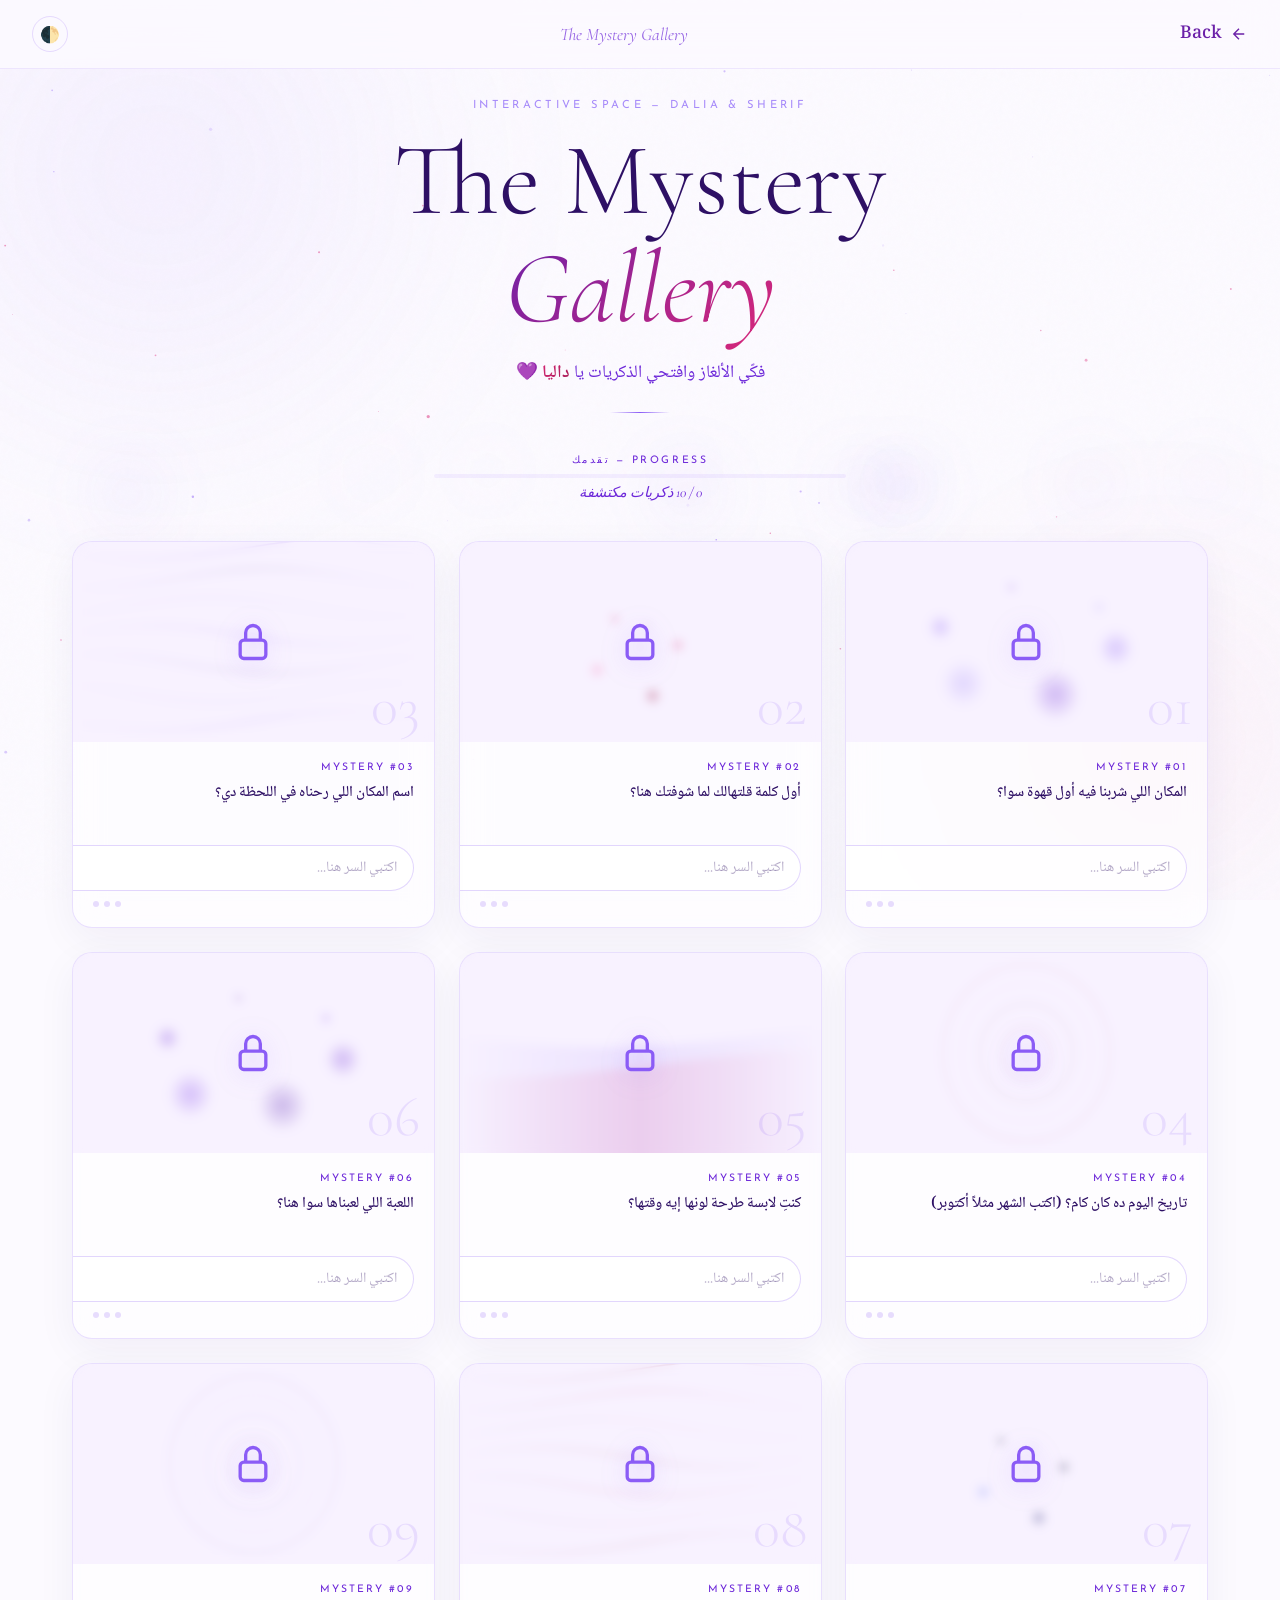
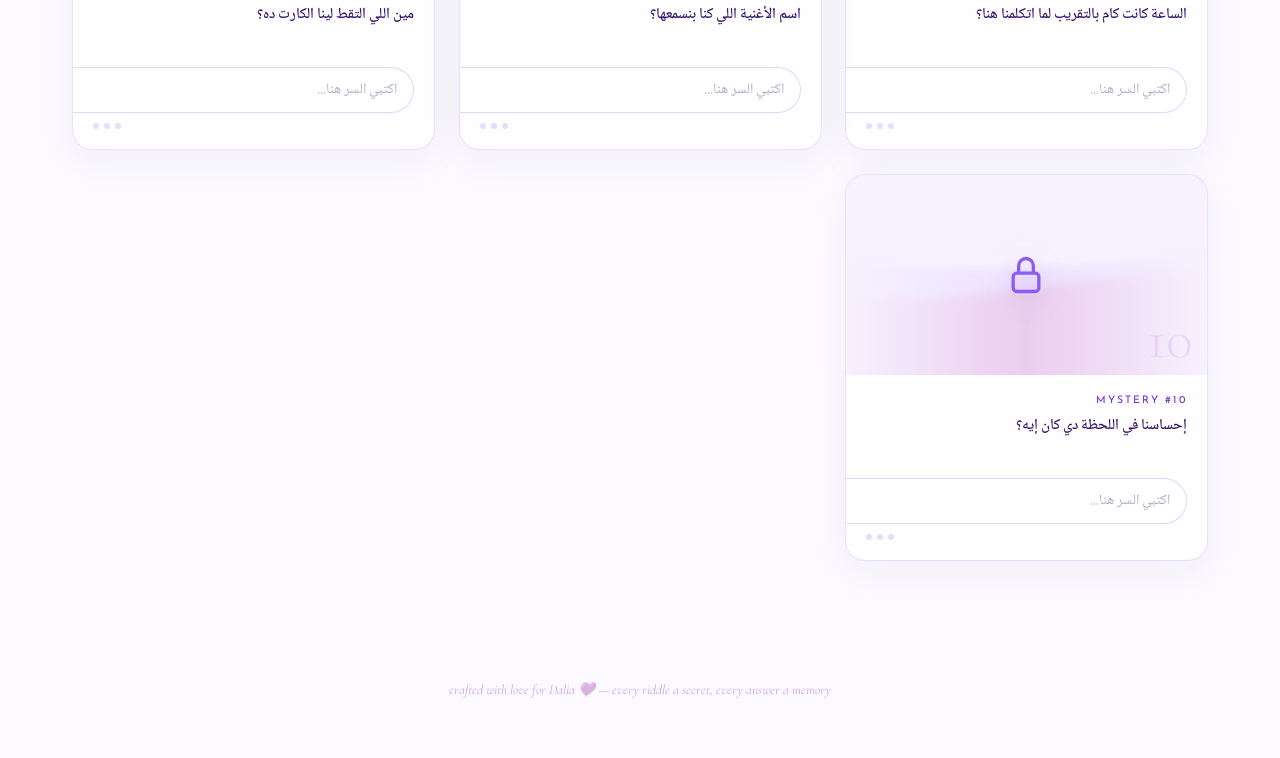
<file: S&D/riddles.html>
<!DOCTYPE html>
<html lang="ar" dir="rtl">
<head>
  <meta charset="UTF-8"/>
  <meta name="viewport" content="width=device-width, initial-scale=1.0"/>
  <title>The Mystery Gallery — Dalia & Sherif</title>
  <link rel="preconnect" href="https://fonts.googleapis.com"/>
  <link rel="preconnect" href="https://fonts.gstatic.com" crossorigin/>
  <link href="https://fonts.googleapis.com/css2?family=Cormorant+Garamond:ital,wght=0,300;0,400;0,600;1,300;1,400&family=Josefin+Sans:wght@100;200;300;400&family=Noto+Naskh+Arabic:wght@400;500;600&display=swap" rel="stylesheet"/>

  <style>
  /* ══════════════════════════════════════════════════
     DESIGN SYSTEM — PRECISE GLASSMORPHISM (LIGHT BASE)
  ══════════════════════════════════════════════════ */
  :root {
    /* الألوان الافتراضية بقت الفاتحة المنعشة المبهجة المتناسقة مع بقية الموقع */
    --clr-bg:        #fcfaff; 
    --clr-bg2:       #f3e8ff; 
    --clr-bg3:       #e9d5ff; 
    --clr-purple:    #8b5cf6;
    --clr-purple-m:  #a78bfa;
    --clr-purple-d:  #6b21a8;
    --clr-purple-xd: #4c1d95;
    --clr-rose:      #db2777;
    --clr-rose-l:    #f472b6;
    
    /* زجاج مصنفر فاتح ناصع */
    --clr-glass:     rgba(255, 255, 255, 0.55);
    --clr-glass-b:   rgba(139, 92, 246, 0.18);
    --clr-glass-bh:  rgba(139, 92, 246, 0.4);
    
    --clr-text:      #2e1065; 
    --clr-muted:     #6d28d9; 
    
    --font-arabic:   'Noto Naskh Arabic', serif;
    --font-serif:    'Cormorant Garamond', serif;
    --font-sans:     'Josefin Sans', sans-serif;
    --radius-card:   20px;
    --shadow-card:   0 12px 40px rgba(46, 16, 101, 0.05);
    --ease-spring:   cubic-bezier(0.34, 1.56, 0.64, 1);
    --ease-expo:     cubic-bezier(0.16, 1, 0.3, 1);
  }

  /* ─── DARK MODE TOKENS ─── */
  body.dark-mode {
    --clr-bg:        #0a0516; 
    --clr-bg2:       #120a24; 
    --clr-bg3:       #1c1136; 
    --clr-text:      #f3e8ff; 
    --clr-muted:     #c084fc; 
    --clr-glass:     rgba(18, 10, 36, 0.65); 
    --clr-glass-b:   rgba(167, 139, 250, 0.12);
    --clr-glass-bh:  rgba(167, 139, 250, 0.35);
    --shadow-card:   0 12px 44px rgba(0, 0, 0, 0.5);
  }

  *, *::before, *::after { box-sizing: border-box; margin: 0; padding: 0; }
  html { scroll-behavior: smooth; }

  body {
    background: var(--clr-bg);
    color: var(--clr-text);
    font-family: var(--font-arabic);
    min-height: 100vh;
    overflow-x: hidden;
    cursor: none !important;
    transition: background 0.4s ease, color 0.4s ease;
  }

  /* ─── ANTI-SCROLL CELESTIAL CURSOR ─── */
  #cursor {
    position: fixed !important; 
    width: 12px !important; height: 12px !important; border-radius: 50% !important;
    background: var(--clr-purple) !important; pointer-events: none !important; z-index: 2147483647 !important;
    top: 0 !important; left: 0 !important; opacity: 1 !important;
    will-change: transform;
  }
  #cursor-ring {
    position: fixed !important; 
    width: 36px !important; height: 36px !important; border-radius: 50% !important;
    border: 1px solid rgba(139, 92, 246, 0.5) !important; pointer-events: none !important; z-index: 2147483646 !important;
    top: 0 !important; left: 0 !important; opacity: 1 !important;
    will-change: transform;
  }
  body.card-hover  #cursor { background: var(--clr-rose) !important; width: 16px !important; height: 16px !important; }
  body.card-hover  #cursor-ring { width: 48px !important; height: 48px !important; border-color: rgba(219,39,119,.6) !important; }
  body.input-focus #cursor { background: var(--clr-purple-m) !important; width: 6px !important; height: 6px !important; }

  html, body, *, a, button, select, input, [role="button"], ::-webkit-scrollbar {
    cursor: none !important;
  }

  /* ─── BG CANVAS & AURORA ─── */
  #bg-canvas {
    position: fixed; inset: 0; width: 100%; height: 100%;
    z-index: 0; pointer-events: none;
  }
  .aurora {
    position: fixed; inset: 0; z-index: 0; pointer-events: none; overflow: hidden;
  }
  .aurora span {
    position: absolute; border-radius: 50%; filter: blur(80px);
    animation: auroraMove linear infinite alternate;
  }
  .aurora span:nth-child(1) {
    width:700px; height:700px; top:-20%; left:-15%;
    background: radial-gradient(circle,rgba(139,92,246,.08),transparent 70%);
    animation-duration:14s;
  }
  .aurora span:nth-child(2) {
    width:500px; height:500px; bottom:-10%; right:-10%;
    background: radial-gradient(circle,rgba(219,39,119,.06),transparent 70%);
    animation-duration:11s; animation-delay:-5s;
  }
  @keyframes auroraMove { to { transform: translate(40px,30px) scale(1.1); } }

  .noise {
    position: fixed; inset: 0; z-index: 1; pointer-events: none; opacity: .02;
    background-image: url("data:image/svg+xml,%3Csvg viewBox='0 0 200 200' xmlns='http://www.w3.org/2000/svg'%3E%3Cfilter id='n'%3E%3CfeTurbulence type='fractalNoise' baseFrequency='.85' numOctaves='4'/%3E%3C/filter%3E%3Crect width='100%25' height='100%25' filter='url(%23n)'/%3E%3C/svg%3E");
  }

  #scroll-progress {
    position: fixed; top: 0; left: 0; height: 2px; z-index: 1000;
    background: linear-gradient(90deg, var(--clr-purple), var(--clr-rose));
    width: 0%; transition: width .1s;
    box-shadow: 0 0 10px var(--clr-purple);
  }

  /* ─── MAIN NAV ─── */
  #main-nav {
    position: fixed; top: 0; left: 0; right: 0; z-index: 500;
    display: flex; align-items: center; justify-content: space-between;
    padding: 16px 32px;
    background: rgba(252, 250, 255, 0.85);
    backdrop-filter: blur(20px);
    -webkit-backdrop-filter: blur(20px);
    border-bottom: 1px solid rgba(139,92,246,.12);
    transform: translateY(-100%);
    transition: transform .5s var(--ease-expo), background 0.3s;
  }
  body.dark-mode #main-nav {
    background: rgba(10, 5, 22, 0.85);
  }
  #main-nav.visible { transform: translateY(0); }
  
  .nav-logo {
    display: flex; align-items: center; gap: 8px;
    text-decoration: none; color: var(--clr-purple-d);
    font-family: var(--font-arabic); font-size: 1.1rem;
    font-weight: 500;
  }
  .nav-logo svg { width:18px; height:18px; fill:none; stroke:currentColor; stroke-width:1.8; flex-shrink: 0; }
  .nav-center {
    font-family: var(--font-serif); font-style: italic;
    font-size: 1.1rem; color: var(--clr-muted); opacity: 0.7;
  }
  .nav-right { display: flex; align-items: center; gap: 12px; }
  
  #dark-mode-toggle {
    background: none; border: 1px solid rgba(139,92,246,.2);
    border-radius: 50%; width: 36px; height: 36px;
    cursor: pointer; font-size: 1rem;
    display: flex; align-items: center; justify-content: center;
    color: var(--clr-muted); transition: border-color .3s, background .3s;
  }
  #dark-mode-toggle:hover { border-color: var(--clr-purple); background: rgba(139,92,246,.1); }

  /* ─── HERO & PROGRESS ─── */
  #tl-hero {
    position: relative; z-index: 2;
    min-height: 50vh; display: flex; flex-direction: column;
    align-items: center; justify-content: center;
    padding: 100px 24px 40px; text-align: center;
  }
  .tl-eyebrow {
    font-family: var(--font-sans); font-size: .7rem; letter-spacing: .3em;
    text-transform: uppercase; color: var(--clr-purple-m); margin-bottom: 16px;
    opacity: 0; transform: translateY(20px);
    animation: fadeUp 1s var(--ease-expo) .3s forwards;
  }
  .tl-hero-title {
    font-family: var(--font-serif); font-weight: 300;
    font-size: clamp(2.8rem, 8vw, 6.5rem); line-height: 1.05;
    color: var(--clr-text);
    opacity: 0; transform: translateY(32px);
    animation: fadeUp 1.3s var(--ease-expo) .5s forwards;
  }
  .tl-hero-title em { 
    font-style: italic; 
    background: linear-gradient(135deg, var(--clr-purple-d), var(--clr-rose));
    -webkit-background-clip: text; -webkit-text-fill-color: transparent;
    background-clip: text;
  }
  .hero-sub {
    font-family: var(--font-arabic); font-size: 1.1rem;
    color: var(--clr-muted); margin-top: 16px;
    opacity: 0; transform: translateY(18px);
    animation: fadeUp 1s var(--ease-expo) .85s forwards;
  }
  .dalia-name {
    font-weight: 600;
    background: linear-gradient(135deg, var(--clr-rose), #9d174d);
    -webkit-background-clip: text; -webkit-text-fill-color: transparent;
    background-clip: text;
    display: inline-block;
  }
  .hero-divider {
    width: 60px; height: 1px;
    background: linear-gradient(90deg,transparent,var(--clr-purple),transparent);
    margin: 24px auto 0;
    opacity: 0; animation: fadeUp 1s var(--ease-expo) 1.1s forwards;
  }
  .hero-orb {
    position: absolute; border-radius: 50%; pointer-events: none;
    animation: orbRise linear infinite; filter: blur(30px);
  }
  @keyframes orbRise { from{transform:translateY(0) scale(1);opacity:.4;} to{transform:translateY(-110vh) scale(.4);opacity:0;} }
  @keyframes fadeUp  { to{opacity:1;transform:translateY(0);} }

  .progress-section {
    position: relative; z-index: 2;
    max-width: 460px; margin: 0 auto 16px;
    padding: 0 24px; text-align: center;
  }
  .progress-label {
    font-family: var(--font-sans); font-size: .65rem; letter-spacing: .25em;
    text-transform: uppercase; color: var(--clr-muted); margin-bottom: 8px;
  }
  .progress-track { height: 4px; border-radius: 10px; background: rgba(139,92,246,.08); overflow: hidden; }
  #prog-fill {
    height: 100%; border-radius: 10px; width: 0%;
    background: linear-gradient(90deg, var(--clr-purple), var(--clr-rose));
    transition: width .8s var(--ease-expo);
    box-shadow: 0 0 8px var(--clr-purple-m);
  }
  #prog-count {
    font-family: var(--font-serif); font-style: italic;
    font-size: .9rem; color: var(--clr-muted); margin-top: 6px;
  }

  /* ─── GALLERY GRID & CARDS ─── */
  .gallery-grid {
    position: relative; z-index: 2;
    display: grid;
    grid-template-columns: repeat(auto-fill, minmax(310px, 1fr));
    gap: 24px; padding: 24px 32px 80px;
    max-width: 1200px; margin: 0 auto;
  }

  .riddle-card {
    background: var(--clr-glass);
    border: 1px solid var(--clr-glass-b);
    border-radius: var(--radius-card);
    overflow: hidden;
    box-shadow: var(--shadow-card);
    backdrop-filter: blur(15px);
    -webkit-backdrop-filter: blur(15px);
    transition: transform .4s var(--ease-spring), box-shadow .4s, border-color .4s, background 0.3s;
    position: relative;
    opacity: 0; transform: translateY(40px) scale(.98);
  }
  .riddle-card.in-view { animation: cardIn .7s var(--ease-expo) forwards; }
  .riddle-card:hover  { transform: translateY(-6px); box-shadow: 0 20px 50px rgba(139,92,246,0.12); border-color: var(--clr-glass-bh); }
  .riddle-card.solved { border-color: rgba(219,39,119,.3); }

  /* ─── CARD VISUALS FIXES ─── */
  .image-container { position: relative; width: 100%; height: 200px; overflow: hidden; background: var(--clr-bg2); }
  .card-canvas     { position: absolute; inset: 0; width: 100%; height: 100%; }
  
  /* معالجة الـ Veil الفاتح والداكن */
  .canvas-veil     {
    position: absolute; inset: 0;
    background: rgba(252, 250, 255, 0.55); /* خلفية زجاجية مضيئة في وضع الـ Light */
    backdrop-filter: blur(5px);
    -webkit-backdrop-filter: blur(5px);
    transition: opacity 0.8s var(--ease-expo), background 0.3s;
    z-index: 1;
  }
  body.dark-mode .canvas-veil {
    background: rgba(11, 6, 20, 0.65);
  }
  .riddle-card.solved .canvas-veil { opacity: 0; pointer-events: none; }

  .blur-overlay {
    position: absolute; inset: 0; display: flex; align-items: center; justify-content: center;
    pointer-events: none; z-index: 3;
    transition: opacity .5s var(--ease-expo), transform .5s var(--ease-spring);
  }
  .lock-svg { 
    width: 44px; height: 44px; 
    stroke: var(--clr-purple);
    filter: drop-shadow(0 4px 12px rgba(139,92,246,0.25)); 
    flex-shrink: 0; /* منع انكماش الأيقونة نهائياً */
  }
  .riddle-card.solved .blur-overlay { opacity: 0; transform: scale(.5) rotate(15deg); }
  
  .card-num {
    position: absolute; bottom: 8px; right: 14px;
    font-family: var(--font-serif); font-size: 3.5rem; font-weight: 300; line-height: 1;
    color: rgba(139, 92, 246, 0.15); pointer-events: none; z-index: 2;
  }
  .riddle-card.solved .card-num { opacity: 0; }

  .solved-badge {
    position: absolute; top: 12px; left: 12px; z-index: 10;
    background: linear-gradient(135deg, var(--clr-rose), #9d174d);
    border-radius: 20px; padding: 4px 12px;
    font-family: var(--font-sans); font-size: .65rem; letter-spacing: .1em;
    text-transform: uppercase; color: #fff;
    opacity: 0; transform: scale(.7);
    transition: opacity .4s var(--ease-spring), transform .4s var(--ease-spring);
    flex-shrink: 0;
    box-shadow: 0 4px 12px rgba(219,39,119,.3);
  }
  .riddle-card.solved .solved-badge { opacity: 1; transform: scale(1); }

  /* ─── CARD BODY & ROW CONTROL ─── */
  .riddle-content { padding: 20px; position: relative; z-index: 2; }
  .card-label {
    font-family: var(--font-sans); font-size: .65rem; letter-spacing: .2em;
    text-transform: uppercase; color: var(--clr-muted); margin-bottom: 8px;
  }
  .riddle-question {
    font-family: var(--font-arabic); font-size: 0.95rem; color: var(--clr-text);
    line-height: 1.7; margin-bottom: 16px; min-height: 48px;
    font-weight: 500;
  }
  
  /* قفل صف الإدخال لعدم تداخل العناصر */
  .input-row { display: flex; align-items: center; gap: 8px; width: 100%; }
  
  .riddle-input {
    flex: 1; padding: 10px 16px;
    border: 1px solid rgba(139, 92, 246, 0.25);
    background: rgba(255, 255, 255, 0.7);
    border-radius: 30px; color: var(--clr-text);
    font-family: var(--font-arabic); font-size: .9rem;
    text-align: right; outline: none;
    transition: border-color .3s, background .3s, box-shadow .3s;
  }
  body.dark-mode .riddle-input { background: rgba(139, 92, 246, 0.05); }
  .riddle-input::placeholder { color: rgba(46, 16, 101, 0.35); }
  body.dark-mode .riddle-input::placeholder { color: rgba(196,181,253,.3); }
  
  .riddle-input:focus { border-color: var(--clr-purple); background: #fff; box-shadow: 0 0 0 3px rgba(139,92,246,.15); }
  body.dark-mode .riddle-input:focus { background: rgba(139,92,246,.1); }
  
  .riddle-input.error { border-color: #ef4444 !important; box-shadow: 0 0 0 3px rgba(239,68,68,.15) !important; animation: shake .4s ease; }
  
  .send-btn {
    width: 36px; height: 36px; border-radius: 50%; flex-shrink: 0;
    background: linear-gradient(135deg, var(--clr-purple), var(--clr-purple-d));
    border: none; cursor: pointer; display: flex; align-items: center; justify-content: center;
    transition: transform .3s var(--ease-spring), box-shadow .3s;
    box-shadow: 0 4px 12px rgba(139,92,246,.3);
  }
  .send-btn:hover { transform: scale(1.12); box-shadow: 0 6px 16px rgba(139,92,246,.45); }
  .send-btn svg { width: 14px; height: 14px; fill: none; stroke: #fff; stroke-width: 2.5; flex-shrink: 0; }
  
  .dots-row { display: flex; gap: 5px; margin-top: 10px; justify-content: flex-end; }
  .dot { width: 6px; height: 6px; border-radius: 50%; background: rgba(139,92,246,.2); transition: background .3s, transform .3s var(--ease-spring); }
  .dot.hit { background: #ef4444; transform: scale(1.2); }
  
  .cheat-btn {
    background: none; border: none; color: var(--clr-rose);
    font-family: var(--font-arabic); font-size: .8rem; font-weight: 500;
    cursor: pointer; display: none; margin-top: 12px;
    position: relative; padding-bottom: 2px;
  }
  .cheat-btn::after { content:''; position: absolute; bottom: 0; right: 0; width: 0; height: 1px; background: var(--clr-rose); transition: width .3s; }
  .cheat-btn:hover::after { width: 100%; }
  
  .story-reveal {
    font-family: var(--font-serif); font-style: italic;
    color: var(--clr-text); font-size: .95rem; line-height: 1.6;
    margin-top: 12px; padding-top: 12px;
    border-top: 1px solid rgba(219,39,119,.15);
    display: none; opacity: 0; transition: opacity .6s;
  }
  .story-reveal.show { display: block; }

  /* ─── TOAST & CELEBRATION ─── */
  #toast-wrap { position: fixed; bottom: 28px; left: 50%; transform: translateX(-50%); z-index: 2000; display: flex; flex-direction: column; align-items: center; gap: 8px; pointer-events: none; }
  .toast { padding: 12px 24px; background: var(--clr-bg2); border: 1px solid var(--clr-glass-b); border-radius: 30px; color: var(--clr-text); font-family: var(--font-arabic); font-size: .88rem; backdrop-filter: blur(15px); box-shadow: var(--shadow-card); animation: toastIn .4s var(--ease-spring) forwards; max-width: 320px; text-align: center; }
  .toast.out { animation: toastOut .3s ease forwards; }

  #celebration { position: fixed; inset: 0; z-index: 3000; display: none; align-items: center; justify-content: center; pointer-events: none; }
  #celebration.on { display: flex; }
  #celebration-canvas { position: absolute; inset: 0; width: 100%; height: 100%; }
  .cel-text { position: relative; z-index: 1; font-family: var(--font-serif); font-style: italic; font-size: clamp(1.8rem, 5vw, 3.8rem); text-align: center; color: #fff; line-height: 1.3; text-shadow: 0 0 40px var(--clr-rose), 0 0 80px var(--clr-purple); animation: celPop .6s var(--ease-spring); }

  footer { position: relative; z-index: 2; text-align: center; padding: 40px 24px 60px; font-family: var(--font-serif); font-style: italic; font-size: .85rem; color: var(--clr-muted); opacity: 0.4; cursor: pointer; }

  /* ─── EASTER EGG SYSTEM ─── */
  #egg-backdrop { position: fixed; inset: 0; z-index: 4000; background: rgba(5,2,12,.8); backdrop-filter: blur(15px); -webkit-backdrop-filter: blur(15px); display: none; align-items: center; justify-content: center; opacity: 0; transition: opacity .4s; }
  #egg-backdrop.open { display: flex; }
  #egg-backdrop.visible { opacity: 1; }
  #egg-modal { position: relative; max-width: 440px; width: 90%; background: linear-gradient(145deg, rgba(255,255,255,0.95), rgba(243,232,255,0.95)); border: 1px solid rgba(139,92,246,.3); border-radius: 24px; padding: 40px 32px; text-align: center; box-shadow: 0 20px 80px rgba(139,92,246,.15); transform: scale(.85) translateY(20px); transition: transform .5s var(--ease-spring); }
  body.dark-mode #egg-modal { background: linear-gradient(145deg, rgba(18,10,36,.98), rgba(30,14,55,.98)); }
  #egg-backdrop.visible #egg-modal { transform: scale(1) translateY(0); }
  .egg-icon { font-size: 3rem; display: block; margin-bottom: 12px; }
  .egg-found-label { font-family: var(--font-sans); font-size: .65rem; letter-spacing: .3em; text-transform: uppercase; color: var(--clr-rose); margin-bottom: 8px; }
  .egg-title { font-family: var(--font-serif); font-style: italic; font-size: 1.8rem; margin-bottom: 14px; color: var(--clr-text); }
  .egg-msg { font-family: var(--font-arabic); font-size: 1rem; line-net: 1.75; color: var(--clr-text); opacity: 0.85; }
  .egg-close { margin-top: 24px; padding: 10px 28px; background: linear-gradient(135deg, var(--clr-purple), var(--clr-rose)); border: none; border-radius: 30px; color: #fff; font-family: var(--font-arabic); font-size: .88rem; cursor: pointer; transition: transform .3s var(--ease-spring); }
  .egg-close:hover { transform: scale(1.05); }

  .hot-spot { position: fixed; cursor: pointer; z-index: 100; border-radius: 50%; }
  #secret-input-area { position: fixed; bottom: 18px; right: 18px; z-index: 200; opacity: 0; pointer-events: none; transition: opacity .4s; }
  #secret-input-area.show { opacity: 1; pointer-events: auto; }
  #secret-field { padding: 8px 16px; border-radius: 30px; background: var(--clr-glass); border: 1px solid var(--clr-glass-b); color: var(--clr-text); font-family: var(--font-arabic); font-size: .85rem; outline: none; backdrop-filter: blur(10px); }

  @keyframes cardIn   { to{opacity:1;transform:translateY(0) scale(1);} }
  @keyframes toastIn  { from{opacity:0;transform:translateY(14px) scale(.95);} to{opacity:1;transform:translateY(0) scale(1);} }
  @keyframes toastOut { to{opacity:0;transform:translateY(6px) scale(.95);} }
  @keyframes celPop   { from{transform:scale(.5);opacity:0;} to{transform:scale(1);opacity:1;} }
  @keyframes shake    { 0%,100%{transform:translateX(0);} 20%,60%{transform:translateX(-6px);} 40%,80%{transform:translateX(6px);} }

  @media (max-width:600px) {
    .gallery-grid { grid-template-columns: 1fr; padding: 16px; gap: 16px; }
    #main-nav { padding: 12px 16px; }
    .nav-center { display: none; }
  }
  </style>
</head>

<body class="timeline-body">
  <div class="aurora"><span></span><span></span><span></span></div>
  <div class="noise"></div>
  <canvas id="bg-canvas"></canvas>
  <div id="scroll-progress"></div>
  
  <div id="cursor"></div>
  <div id="cursor-ring"></div>
  <div id="toast-wrap"></div>

  <div id="egg-backdrop">
    <div id="egg-modal">
      <span class="egg-icon" id="egg-icon">💜</span>
      <p class="egg-found-label">✦ Secret Unlocked ✦</p>
      <h2 class="egg-title" id="egg-title">وجدتِ سراً مخبياً</h2>
      <p class="egg-msg" id="egg-msg">كل حاجة فيها سر لو دورتِ كويس 💜</p>
      <button class="egg-close" id="egg-close">إغلاق ✨</button>
    </div>
  </div>

  <div class="hot-spot" id="hs-corner" style="bottom:55px;left:16px;width:38px;height:38px;"></div>
  <div class="hot-spot" id="hs-logo"   style="top:12px;left:50%;margin-left:-19px;width:38px;height:38px;"></div>

  <div id="secret-input-area">
    <input id="secret-field" type="text" placeholder="اكتبي السر..." autocomplete="off" dir="rtl"/>
  </div>

  <div id="celebration">
    <canvas id="celebration-canvas"></canvas>
    <div class="cel-text">
      ✨ داليا فتحتِ كل الأسرار ✨<br/>
      <small style="font-size:.5em;opacity:.7;">every secret unlocked 💜</small>
    </div>
  </div>

  <nav id="main-nav" class="visible">
    <a href="timeline.html" class="nav-logo nav-back">
      <svg viewBox="0 0 24 24" fill="none" stroke="currentColor"><path d="M19 12H5M12 5l-7 7 7 7"/></svg>
      <span>Back</span>
    </a>
    <div class="nav-center">The Mystery Gallery</div>
    <div class="nav-right">
      <button id="dark-mode-toggle" title="Toggle theme">🌓</button>
    </div>
  </nav>

  <section id="tl-hero">
    <p class="tl-eyebrow">Interactive Space — Dalia &amp; Sherif</p>
    <h1 class="tl-hero-title">The Mystery<br/><em>Gallery</em></h1>
    <p class="hero-sub">فكّي الألغاز وافتحي الذكريات يا <span class="dalia-name">داليا</span> 💜</p>
    <div class="hero-divider"></div>
  </section>

  <div class="progress-section">
    <p class="progress-label">Progress — تقدمك</p>
    <div class="progress-track"><div id="prog-fill"></div></div>
    <p id="prog-count">0 / 10 ذكريات مكتشفة</p>
  </div>

  <main class="gallery-grid" id="mystery-gallery-grid"></main>
  <footer>crafted with love for Dalia 💜 — every riddle a secret, every answer a memory</footer>

  <script>
  /* ════ DATA ════ */
  const GALLERY_DATA = [
    {id:1,  img:"image1.jpg", hint:"المكان اللي شربنا فيه أول قهوة سوا؟",               answer:"كورنيش المنيا", story:"Our very first coffee capsule. A beautiful day to remember.",        colors:["#8b5cf6","#6d28d9","#a78bfa"], shape:"circles"},
    {id:2,  img:"image2.jpg", hint:"أول كلمة قلتهالك لما شوفتك هنا؟",                   answer:"منورة",         story:"The exact moment my universe became brighter.",                    colors:["#db2777","#9d174d","#f472b6"], shape:"stars"  },
    {id:3,  img:"image3.jpg", hint:"اسم المكان اللي رحناه في اللحظة دي؟",                answer:"المول",         story:"Walking down the aisles, laughing at things only we understood.", colors:["#7c3aed","#4c1d95","#c4b5fd"], shape:"lines"  },
    {id:4,  img:"image4.jpg", hint:"تاريخ اليوم ده كان كام؟ (اكتب الشهر مثلاً أكتوبر)", answer:"أكتوبر",        story:"Autumn leaves and sweet memories under the stars.",                colors:["#be185d","#831843","#fbcfe8"], shape:"rings"  },
    {id:5,  img:"image5.jpg", hint:"كنتِ لابسة طرحة لونها إيه وقتها؟",                  answer:"بنفسجي",        story:"Your favorite color, matching perfectly with my heart's layout.",  colors:["#8b5cf6","#db2777","#a78bfa"], shape:"waves"  },
    {id:6,  img:"image1.jpg", hint:"اللعبة اللي لعبناها سوا هنا؟",                       answer:"ترامبولين",     story:"Defying gravity, jumping and laughing like pure kids.",            colors:["#6d28d9","#5b21b6","#7c3aed"], shape:"circles"},
    {id:7,  img:"image2.jpg", hint:"الساعة كانت كام بالتقريب لما اتكلمنا هنا؟",         answer:"منتصف الليل",  story:"Midnight whispers that carved our future into the stars.",          colors:["#1e1b4b","#312e81","#818cf8"], shape:"stars"  },
    {id:8,  img:"image3.jpg", hint:"اسم الأغنية اللي كنا بنسمعها؟",                     answer:"أضحى وعيد",     story:"Music sounds different when your hand is in mine.",                colors:["#9d174d","#db2777","#f9a8d4"], shape:"lines"  },
    {id:9,  img:"image4.jpg", hint:"مين اللي التقط لينا الكارت ده؟",                     answer:"أحمد",          story:"Captured by family, kept forever in our personal drive.",          colors:["#5b21b6","#7c3aed","#a78bfa"], shape:"rings"  },
    {id:10, img:"image5.jpg", hint:"إحساسنا في اللحظة دي كان إيه؟",                     answer:"سلام",          story:"No noise, no worries. Just pure unbothered peace next to you.",    colors:["#8b5cf6","#db2777","#c4b5fd"], shape:"waves"  }
  ];

  const clean = s => s.trim().toLowerCase().replace(/[أإآا]/g,'ا').replace(/ة/g,'ه').replace(/ى/g,'ي').replace(/\s+/g,' ');

  /* ════ BG PARTICLES ════ */
  (function(){
    const cv=document.getElementById('bg-canvas'), ctx=cv.getContext('2d');
    let W,H,pts=[];
    const init=()=>{
      W=cv.width=window.innerWidth; H=cv.height=window.innerHeight;
      pts=Array.from({length:60},()=>({
        x:Math.random()*W, y:Math.random()*H,
        r:Math.random()*1.4+.3,
        vx:(Math.random()-.5)*.2, vy:-Math.random()*.25-.05,
        a:Math.random()*.6+.1, c:Math.random()>.5?'#8b5cf6':'#db2777'
      }));
    };
    init(); window.addEventListener('resize',init);
    (function f(){
      ctx.clearRect(0,0,W,H);
      pts.forEach(p=>{
        p.x+=p.vx; p.y+=p.vy;
        if(p.y<-8){p.y=H+8;p.x=Math.random()*W;}
        ctx.beginPath(); ctx.arc(p.x,p.y,p.r,0,Math.PI*2);
        ctx.fillStyle=p.c+Math.floor(p.a*200).toString(16).padStart(2,'0');
        ctx.fill();
      });
      requestAnimationFrame(f);
    })();
  })();

  /* ════ SHAPES PIPELINE ════ */
  const SHAPES = {
    circles(ctx,w,h,c,t){
      ctx.clearRect(0,0,w,h);
      for(let i=0;i<6;i++){
        const x=w/2+Math.cos(t*.45+i*1.1)*(w*.25);
        const y=h/2+Math.sin(t*.35+i*1.1)*(h*.28);
        const r=16+12*Math.sin(t+i);
        const g=ctx.createRadialGradient(x,y,0,x,y,r);
        g.addColorStop(0,c[i%c.length]+'aa'); g.addColorStop(1,c[i%c.length]+'00');
        ctx.beginPath(); ctx.arc(x,y,r,0,Math.PI*2); ctx.fillStyle=g; ctx.fill();
      }
    },
    stars(ctx,w,h,c,t){
      ctx.clearRect(0,0,w,h);
      const cx=w/2, cy=h/2;
      for(let i=0;i<5;i++){
        const a=t*.25+(i/5)*Math.PI*2;
        const d=38+22*Math.sin(t*.5+i);
        const x=cx+Math.cos(a)*d, y=cy+Math.sin(a)*d, sz=6+4*Math.sin(t+i);
        ctx.save(); ctx.translate(x,y); ctx.rotate(a+t*.4);
        ctx.beginPath();
        for(let j=0;j<5;j++){
          const p=(j*4*Math.PI)/5, q=p+Math.PI/5;
          j===0?ctx.moveTo(Math.cos(p)*sz,Math.sin(p)*sz):ctx.lineTo(Math.cos(p)*sz,Math.sin(p)*sz);
          ctx.lineTo(Math.cos(q)*sz*.4,Math.sin(q)*sz*.4);
        }
        ctx.closePath(); ctx.fillStyle=c[i%c.length]+'b3'; ctx.fill(); ctx.restore();
      }
    },
    lines(ctx,w,h,c,t){
      ctx.clearRect(0,0,w,h);
      for(let i=0;i<7;i++){
        const base=(i/7)*h+8;
        const g=ctx.createLinearGradient(0,0,w,0);
        g.addColorStop(0,c[0]+'00'); g.addColorStop(.5,c[i%c.length]+'77'); g.addColorStop(1,c[2]+'00');
        ctx.beginPath(); ctx.moveTo(0,base);
        for(let x=0;x<=w;x+=6) ctx.lineTo(x,base+Math.sin((x/w*Math.PI*2)+t+i)*10);
        ctx.strokeStyle=g; ctx.lineWidth=1.5; ctx.stroke();
      }
    },
    rings(ctx,w,h,c,t){
      ctx.clearRect(0,0,w,h);
      for(let i=1;i<=4;i++){
        const r=i*24+Math.sin(t*.4+i)*4;
        ctx.beginPath(); ctx.arc(w/2,h/2,r,0,Math.PI*2);
        ctx.strokeStyle=c[(i-1)%c.length]+'44'; ctx.lineWidth=1.2; ctx.stroke();
      }
    },
    waves(ctx,w,h,c,t){
      ctx.clearRect(0,0,w,h);
      for(let l=0;l<2;l++){
        const g=ctx.createLinearGradient(0,0,w,0);
        g.addColorStop(0,c[l%c.length]+'00'); g.addColorStop(.5,c[l%c.length]+'44'); g.addColorStop(1,c[l%c.length]+'00');
        ctx.beginPath(); ctx.moveTo(0,h);
        for(let x=0;x<=w;x+=5) ctx.lineTo(x,h*(0.4+l*.15)+Math.sin(x/w*Math.PI+t+l)*15);
        ctx.lineTo(w,h); ctx.closePath(); ctx.fillStyle=g; ctx.fill();
      }
    }
  };

  function startCanvas(canvas, colors, shape){
    const ctx=canvas.getContext('2d'); let t=0, raf;
    (function f(){ t+=.02; SHAPES[shape](ctx,canvas.width,canvas.height,colors,t); raf=requestAnimationFrame(f); })();
    return ()=>cancelAnimationFrame(raf);
  }

  /* ─── INTERACTION HANDLERS ─── */
  function showToast(msg, ms=2500){
    const wrap=document.getElementById('toast-wrap');
    const el=document.createElement('div'); el.className='toast'; el.textContent=msg;
    wrap.appendChild(el);
    setTimeout(()=>{ el.classList.add('out'); setTimeout(()=>el.remove(),350); }, ms);
  }

  let solved=0;
  function updateProgress(){
    const total=GALLERY_DATA.length;
    document.getElementById('prog-fill').style.width=(solved/total*100)+'%';
    document.getElementById('prog-count').textContent=solved+' / '+total+' ذكريات مكتشفة';
    if(solved===total) setTimeout(celebrate,600);
  }

  function celebrate(){
    const cel=document.getElementById('celebration'); cel.classList.add('on');
    const cv=document.getElementById('celebration-canvas');
    cv.width=window.innerWidth; cv.height=window.innerHeight;
    const ctx=cv.getContext('2d');
    const pieces=Array.from({length:140},()=>({
      x:Math.random()*cv.width, y:-20,
      vx:(Math.random()-.5)*5, vy:Math.random()*4+2,
      w:Math.random()*8+4, h:Math.random()*12+5,
      col:['#8b5cf6','#db2777','#a78bfa','#fff'][Math.floor(Math.random()*4)],
      rot:Math.random()*Math.PI*2, rv:(Math.random()-.5)*.2, g:.06
    }));
    let f=0;
    (function drop(){
      ctx.clearRect(0,0,cv.width,cv.height);
      pieces.forEach(p=>{
        p.x+=p.vx; p.y+=p.vy; p.vy+=p.g; p.rot+=p.rv;
        ctx.save(); ctx.translate(p.x,p.y); ctx.rotate(p.rot);
        ctx.fillStyle=p.col; ctx.globalAlpha=Math.max(0,1-f/150);
        ctx.fillRect(-p.w/2,-p.h/2,p.w,p.h); ctx.restore();
      });
      f++;
      if(f<200) requestAnimationFrame(drop); else cel.classList.remove('on');
    })();
  }

  function solveCard(card, input){
    if(card.classList.contains('solved')) return;
    card.classList.add('solved'); solved++;
    input.style.display='none';
    card.querySelector('.send-btn').style.display='none';
    card.querySelector('.dots-row').style.display='none';
    const cheat=card.querySelector('.cheat-btn'); if(cheat) cheat.style.display='none';
    const story=card.querySelector('.story-reveal');
    story.classList.add('show'); setTimeout(()=>{ story.style.opacity='1'; },30);
    updateProgress();
    showToast('🔓 تم فك تشفير الذكرى بنجاح! 💜',2500);
  }

  function handleAnswer(input){
    const card=input.closest('.riddle-card');
    if(card.classList.contains('solved')) return;
    if(clean(input.value)===clean(input.dataset.answer)){ solveCard(card,input); return; }
    let att=parseInt(input.dataset.attempts||0)+1;
    input.dataset.attempts=att;
    input.classList.add('error');
    setTimeout(()=>input.classList.remove('error'),400);
    const dot=card.querySelector('.dots-row .dot:nth-child('+att+')');
    if(dot) dot.classList.add('hit');
    if(att>=3){
      const cb=card.querySelector('.cheat-btn'); if(cb) cb.style.display='inline-block';
      showToast('المحاولات خلصت، تقدري تظهري السر دلوقتي 🔑',3000);
    } else {
      showToast('إجابة خاطئة! متبقي '+(3-att)+' محاولات 😅',2000);
    }
  }

  /* ─── BUILD GALLERY ─── */
  document.addEventListener('DOMContentLoaded',()=>{
    const grid=document.getElementById('mystery-gallery-grid');

    GALLERY_DATA.forEach((item,idx)=>{
      const card=document.createElement('div');
      card.className='riddle-card'; card.id='card-'+item.id;
      card.innerHTML=`
        <div class="image-container">
          <canvas class="card-canvas" width="400" height="210"></canvas>
          <div class="canvas-veil"></div>
          <div class="blur-overlay">
            <svg class="lock-svg" viewBox="0 0 24 24" fill="none" stroke-width="1.8">
              <rect x="5" y="11" width="14" height="10" rx="2"/>
              <path d="M8 11V7a4 4 0 0 1 8 0v4"/>
            </svg>
          </div>
          <div class="card-num">${String(item.id).padStart(2,'0')}</div>
          <div class="solved-badge">Unlocked ✓</div>
        </div>
        <div class="riddle-content">
          <p class="card-label">Mystery #${String(item.id).padStart(2,'0')}</p>
          <p class="riddle-question">${item.hint}</p>
          <div class="input-row">
            <input type="text" class="riddle-input" placeholder="اكتبي السر هنا..."
              data-answer="${item.answer}" data-id="${item.id}" data-attempts="0"
              autocomplete="off" dir="rtl">
            <button class="send-btn" title="إرسال">
              <svg viewBox="0 0 24 24"><path d="M5 12h14M12 5l7 7-7 7"/></svg>
            </button>
          </div>
          <div class="dots-row"><div class="dot"></div><div class="dot"></div><div class="dot"></div></div>
          <button class="cheat-btn" id="cheat-${item.id}">إظهار الإجابة الصحيحة 🔑</button>
          <p class="story-reveal" id="story-${item.id}">${item.story}</p>
        </div>`;
      grid.appendChild(card);

      startCanvas(card.querySelector('.card-canvas'), item.colors, item.shape);

      const io=new IntersectionObserver(entries=>{
        if(entries[0].isIntersecting){ card.classList.add('in-view'); io.disconnect(); }
      },{threshold:.1});
      io.observe(card);
    });

    /* EVENT ROUTING */
    grid.addEventListener('keydown', e=>{ if(e.key==='Enter' && e.target.classList.contains('riddle-input')) handleAnswer(e.target); });
    grid.addEventListener('click', e=>{
      const btn=e.target.closest('.send-btn');
      if(btn){ const inp=btn.closest('.input-row').querySelector('.riddle-input'); if(inp) handleAnswer(inp); }
    });
    grid.addEventListener('click', e=>{
      if(e.target.classList.contains('cheat-btn')){
        const inp=e.target.closest('.riddle-content').querySelector('.riddle-input');
        if(inp){ inp.value=inp.dataset.answer; inp.focus(); showToast('تم وضع الكلمة الصحيحة، اضغطي Enter الآن 💜',3000); }
      }
    });

    grid.addEventListener('mouseover', e=>{ if(e.target.closest('.riddle-card')) document.body.classList.add('card-hover'); });
    grid.addEventListener('mouseout',  e=>{ if(!e.target.closest('.riddle-card')) document.body.classList.remove('card-hover'); });
    grid.addEventListener('focusin',   e=>{ if(e.target.classList.contains('riddle-input')) document.body.classList.add('input-focus'); });
    grid.addEventListener('focusout',  ()=> document.body.classList.remove('input-focus'));

    document.getElementById('dark-mode-toggle').addEventListener('click',()=>document.body.classList.toggle('dark-mode'));

    window.addEventListener('scroll',()=>{
      const d=document.documentElement;
      document.getElementById('scroll-progress').style.width=(d.scrollTop/(d.scrollHeight-d.clientHeight)*100)+'%';
    });

    /* ORB PIPELINE */
    const hero=document.getElementById('tl-hero');
    for(let i=0;i<12;i++){
      const o=document.createElement('div'); o.className='hero-orb';
      const sz=Math.random()*80+20;
      o.style.cssText=`width:${sz}px;height:${sz}px;left:${Math.random()*100}%;bottom:-${sz}px;background:radial-gradient(circle,rgba(139,92,246,.08),transparent);animation-duration:${8+Math.random()*10}s;animation-delay:${-Math.random()*15}s;`;
      hero.appendChild(o);
    }
  });

  /* ─── PRECISE CURSOR ENGINE (ANTI-SCROLL) ─── */
  (function initCursor() {
    const c = document.getElementById('cursor'), r = document.getElementById('cursor-ring');
    if (!c || !r) return;
    let mx = -200, my = -200, rx = -200, ry = -200;

    window.addEventListener('mousemove', e => { mx = e.clientX; my = e.clientY; });

    function render() {
      c.style.transform = `translate3d(${mx}px, ${my}px, 0) translate(-50%, -50%)`;
      rx += (mx - rx) * 0.12; ry += (my - ry) * 0.12;
      r.style.transform = `translate3d(${rx}px, ${ry}px, 0) translate(-50%, -50%)`;
      requestAnimationFrame(render);
    }
    requestAnimationFrame(render);
  })();

  /* ─── EASTER EGGS CORE ─── */
  const EGGS = [
    { id:'corner', icon:'🌙', title:'سر الزاوية المنسية', msg:'حتى الزوايا المظلمة فيها نور لما بتبصي صح.\nأنتِ النور اللي ملأت زوايا حياتي كلها يا داليا. 💜', color:'#6d28d9' },
    { id:'logo', icon:'✨', title:'سر النجمة الخفية', msg:'النجوم مش لازم تصرخ عشان تضوي —\nزيّك بالظبط، بهاكِ صامت وعميق وبيملا كل المكان. 🌟', color:'#db2777' },
    { id:'dalia', icon:'🌸', title:'اسمك هو السر', msg:'داليا —\nاسم من أول ما بتكتبيه بيحسّسني إن العالم اتوسّع شوية.\nأنتِ مش بس اسم، أنتِ قصة. 💜', color:'#8b5cf6' },
    { id:'sherif', icon:'💌', title:'هو بيفكر فيكِ دايماً', msg:'حتى لو مش قدامك،\nفي شخص واحد بيفتكر اسمك كل يوم وبيبتسم.\nده أنا. 💜', color:'#be185d' },
    { id:'konami', icon:'🎮', title:'الكود السري كُشف!', msg:'وجدتِ الكود الأسطوري! 🎮\nبس في كود تاني أصعب — كود قلبي،\nوانتِ الوحيدة اللي عندك المفتاح. 💜', color:'#7c3aed' },
    { id:'triple', icon:'💫', title:'ثلاث مرات تكفي', msg:'بعض الأشياء محتاجة صبر — ضغطة، ضغطتين، ثلاثة.\nبس حبي ليكِ ما اتعدش من أول يوم.\nجاز وفاض من يوم ما شوفتك. 💜', color:'#9d174d' },
    { id:'footer', icon:'🖊️', title:'الأثر في الأسفل', msg:'كل صفحة ليها نهاية —\nبس قصتنا مش عارف متى تنتهي.\nوأنا مش عايزها تنتهي. 💜', color:'#5b21b6' }
  ];

  let eggsFound = new Set();

  function showEgg(id) {
    if(eggsFound.has(id)) return;
    eggsFound.add(id);
    const egg = EGGS.find(e=>e.id===id); if(!egg) return;

    const backdrop = document.getElementById('egg-backdrop');
    const modal    = document.getElementById('egg-modal');
    document.getElementById('egg-icon').textContent  = egg.icon;
    document.getElementById('egg-title').textContent = egg.title;
    document.getElementById('egg-msg').innerHTML     = egg.msg.replace(/\n/g,'<br/>');
    modal.style.boxShadow = `0 20px 80px ${egg.color}33`;

    backdrop.classList.add('open');
    requestAnimationFrame(()=> requestAnimationFrame(()=> backdrop.classList.add('visible')));

    showToast(egg.icon+' وجدتِ سراً مخبياً! '+ egg.icon, 2200);
  }

  document.getElementById('egg-close').addEventListener('click',()=>{
    const b=document.getElementById('egg-backdrop'); b.classList.remove('visible'); setTimeout(()=>b.classList.remove('open'),400);
  });

  document.getElementById('hs-corner').addEventListener('click',()=> showEgg('corner'));
  document.getElementById('hs-logo').addEventListener('click',  ()=> showEgg('logo'));
  document.querySelector('footer').addEventListener('click', ()=> showEgg('footer'));

  let keyBuffer = '';
  const SECRET_WORDS = { 'داليا': 'dalia', 'شريف': 'sherif', 'احبك': 'dalia' };

  document.addEventListener('keydown', e=>{
    if(e.target.tagName==='INPUT') return;
    keyBuffer += e.key;
    if(keyBuffer.length > 12) keyBuffer = keyBuffer.slice(-12);

    for(const [word, eggId] of Object.entries(SECRET_WORDS)){
      if(keyBuffer.includes(word)){ keyBuffer=''; showEgg(eggId); break; }
    }
  });

  (function(){
    let clicks=0, timer;
    document.querySelector('.tl-hero-title').addEventListener('click',()=>{
      clicks++; clearTimeout(timer); timer=setTimeout(()=>{ clicks=0; },600);
      if(clicks>=3){ clicks=0; showEgg('triple'); }
    });
  })();

  let idleTimer;
  function resetIdle(){ clearTimeout(idleTimer); idleTimer=setTimeout(()=>{ document.getElementById('secret-input-area').classList.add('show'); }, 8000); }
  document.addEventListener('mousemove', resetIdle); document.addEventListener('keydown', resetIdle); resetIdle();

  document.getElementById('secret-field').addEventListener('keydown', e=>{
    if(e.key==='Enter'){
      const val=e.target.value.trim(); e.target.value='';
      document.getElementById('secret-input-area').classList.remove('show');
      const map={'داليا':'dalia','حبيبتي':'dalia','شريف':'sherif','سر':'corner','نجمة':'logo','قدم':'footer'};
      const found=Object.entries(map).find(([k])=>val.includes(k));
      if(found) showEgg(found[1]); else showToast('🔍 هذا ليس السر... جربي تاني 😉',2000);
    }
  });
  </script>
</body>
</html>
</file>
